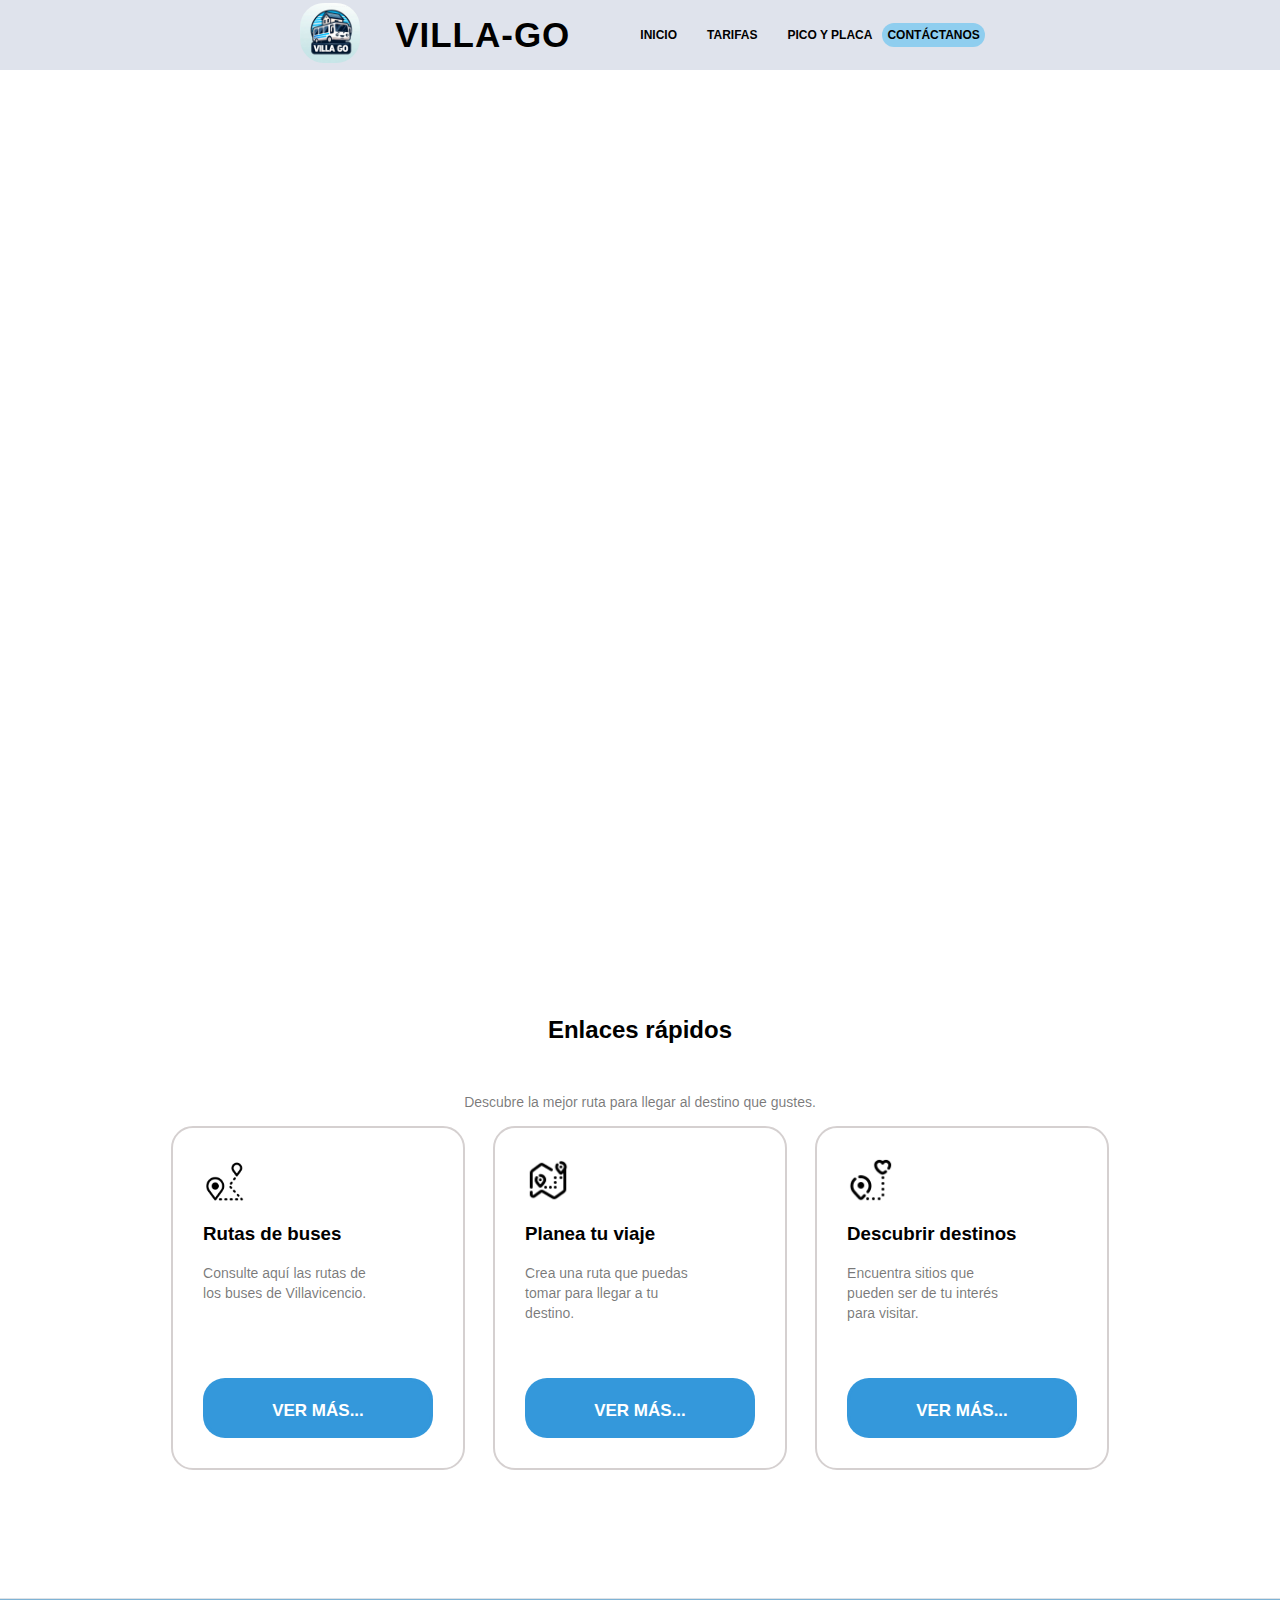
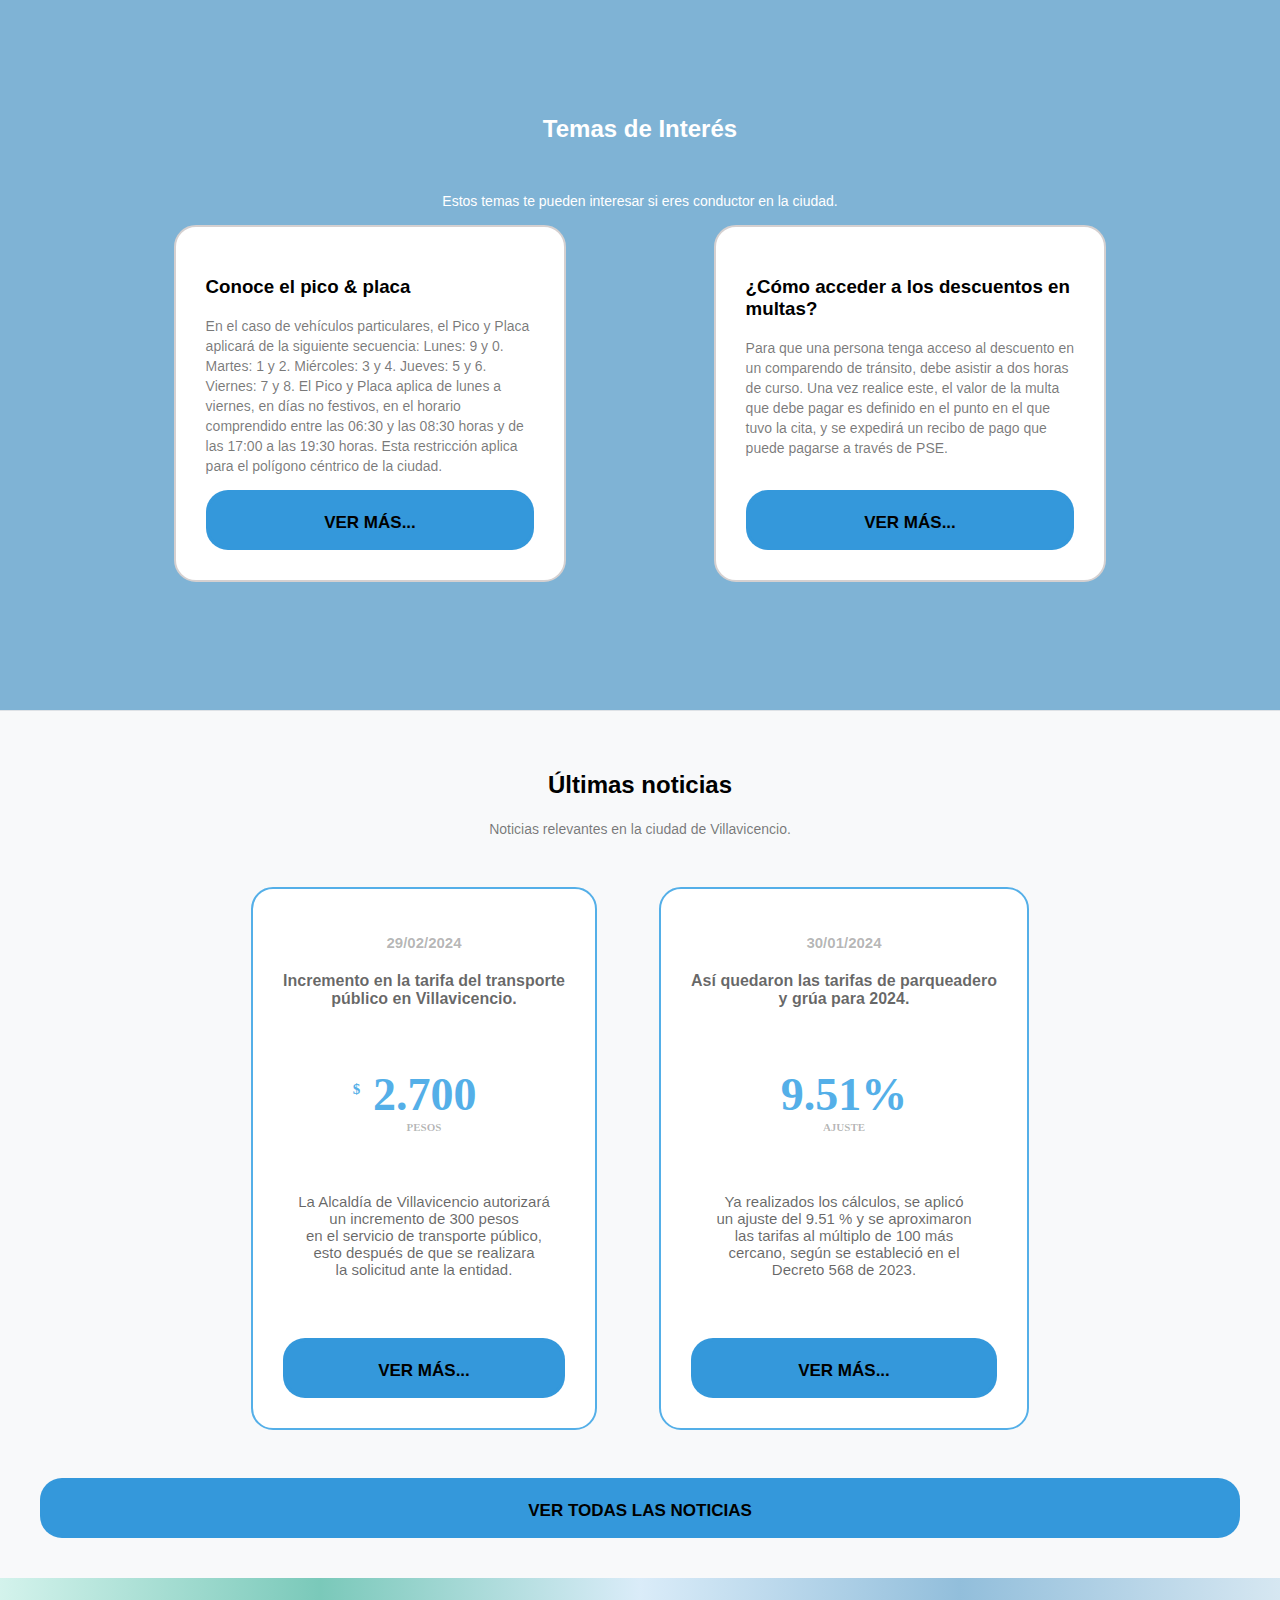
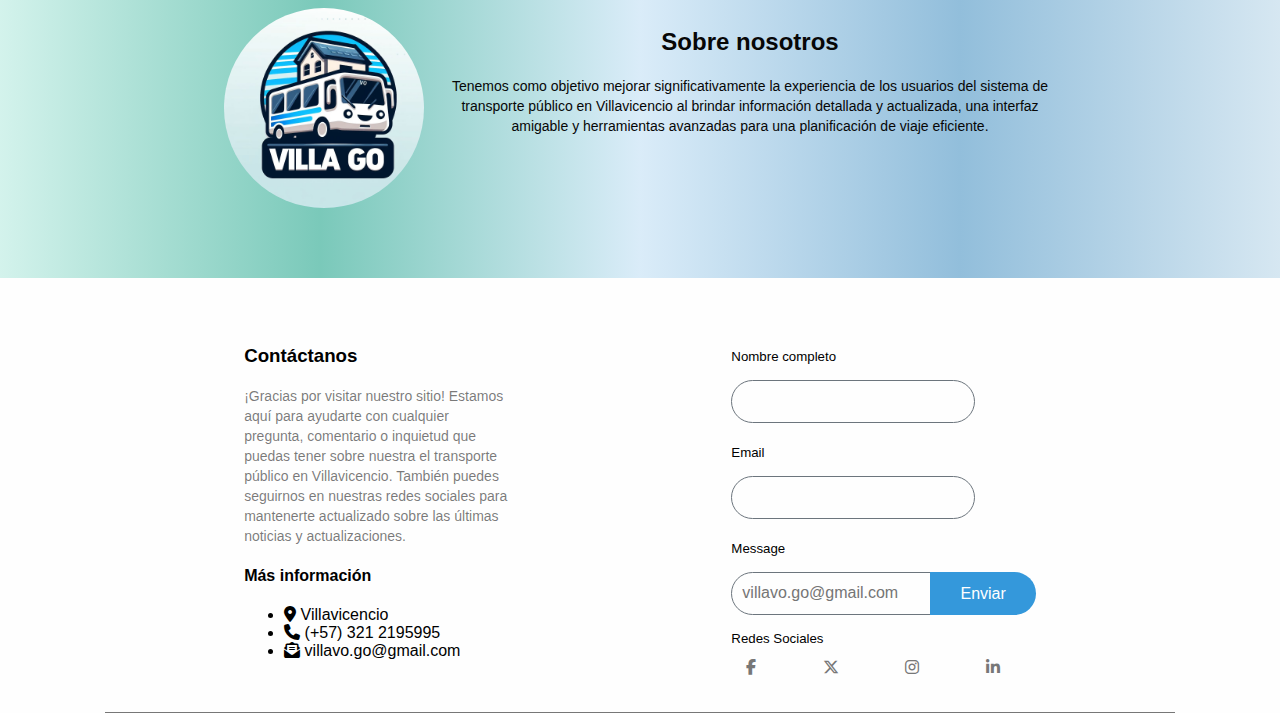
<file: index.html>
<!DOCTYPE html>
<html lang="en">

<head>
    <meta charset="UTF-8">
    <meta http-equiv="X-UA-Compatible" content="IE=edge">
    <meta name="viewport" content="width=device-width, initial-scale=1.0">
    <link rel="shortcut icon" href="imagenes/icono.ico">
    <title>VILLA-GO</title>

    <link rel="stylesheet" href="style.css">

    <link rel='stylesheet' href='https://cdnjs.cloudflare.com/ajax/libs/font-awesome/6.4.2/css/all.min.css'>

</head>

<body>
    <div class="navbar">
        <div class="imagenavbar-container">
            <img src="imagenes/icono.jpg" alt="Imagen de nuestra aplicación" class="circle-imagenavbar">
        </div>
        <a class="logo " href="#">VILLA-GO</a>
        <ul class="nav" data-aos="fade-up" data-aos-anchor-placement="bottom-bottom">
            <li><a href="index.html">Inicio</a></li>
            <li><a href="noticia1.html">Tarifas</a></li>
            <li><a href="PICO Y PLACA.html">Pico y Placa</a></li>
            <li><a href="#contacto" class="login">Contáctanos</a></li>
        </ul>
        <ul class="icono">
            <i class=" fas fa-bars"></i>
        </ul>

    </div>

    <!-- Seccion banner inicial -->

    <section class="banner-inicio" id="home">

    </section>


    <!-- seccion estrategia cards con iconos y descripcion -->

    <section class="estrategia">
        <div class="container" data-aos="zoom-out">
            <h2>Enlaces rápidos</h2>
            <p class="centro">Descubre la mejor ruta para llegar al destino que gustes.</p>
            <div class="flex">
                <div>
                    <div class="contenido-card" data-aos="fade-up">
                        <img
                            src="[data-uri]">
                        <div class="estrategia-card-right">
                            <h3>Rutas de buses</h3>
                            <p>Consulte aquí las rutas de los buses de Villavicencio.</p>
                        </div>
                        <div class="boton">
                            <button type="button"><a href="mapa/mapa.html">Ver más...</a></button>
                        </div>
                    </div>
                </div>

                <div>
                    <div class="contenido-card" data-aos="fade-up">
                        <img
                            src="[data-uri]">
                        <div class="estrategia-card-right">
                            <h3>Planea tu viaje</h3>
                            <p>Crea una ruta que puedas tomar para llegar a tu destino.</p>
                        </div>
                        <div class="boton">
                            <button type="button"><a href="mapa/mapa.html">Ver más...</a></button>
                        </div>
                    </div>
                </div>
                <div>
                    <div class="contenido-card" data-aos="fade-up">
                        <img
                            src="[data-uri]">
                        <div class="estrategia-card-right">
                            <h3>Descubrir destinos</h3>
                            <p>Encuentra sitios que pueden ser de tu interés para visitar.</p>
                        </div>
                        <div class="boton">
                            <button type="button"><a href="mapa/mapa.html">Ver más...</a></button>
                        </div>
                    </div>
                </div>
            </div>
        </div>
    </section>

    <!-- seccin estrategia parte2  -->

    <section class="estrategia estrategia2" data-aos="fade-right">
        <div class="container" data-aos="zoom-out-up">
            <h2 class="blanco">Temas de Interés
            </h2>
            <p class="centro blanco">Estos temas te pueden interesar si eres conductor en la ciudad.</p>
            <div class="flex2">
                <div>
                    <div class="contenido-card">
                        <div class="estrategia-card-right" data-aos="fade-right">
                            <h3>Conoce el pico & placa</h3>

                            <p>En el caso de vehículos particulares, el Pico y Placa aplicará de la siguiente secuencia:
                                Lunes: 9 y 0. Martes: 1 y 2. Miércoles: 3 y 4. Jueves: 5 y 6. Viernes: 7 y 8. El Pico y
                                Placa aplica de lunes a viernes, en días no festivos, en el horario comprendido entre
                                las 06:30 y las 08:30 horas y de las 17:00 a las 19:30 horas.
                                Esta restricción aplica para el polígono céntrico de la ciudad.</p>
                        </div>

                        <div class="boton">
                            <button type="button"><a href="PICO Y PLACA.html"> Ver más...</a></button>
                        </div>

                    </div>
                </div>
                <div>
                    <div class="contenido-card">
                        <div class="estrategia-card-right" data-aos="fade-left">
                            <h3>¿Cómo acceder a los descuentos en multas? </h3>

                            <p>Para que una persona tenga acceso al descuento en un comparendo de tránsito, debe asistir
                                a dos horas de curso.

                                Una vez realice este, el valor de la multa que debe pagar es definido en el punto en el
                                que tuvo la cita, y se expedirá un recibo de pago que puede pagarse a través de PSE.</p>
                        </div>
                        <div class="boton">
                            <button type="button"><a href="todasnoticias.html"> Ver más...</a></button>
                        </div>
                    </div>
                </div>
            </div>
        </div>
    </section>
    <!-- seccion precio card con descripcion de precio -->
    <section class="precio" data-aos="zoom-out-left">
        <h2 class="centro">Últimas noticias </h2>
        <p class="centro ">Noticias relevantes en la ciudad de Villavicencio. </p>
        <div class="wrapper-card">
            <div class="card" data-aos="flip-left">
                <div class="card-title">
                    <h3>29/02/2024</h3>
                    <h4>Incremento en la tarifa del transporte<br>público en Villavicencio.</h4>
                </div>
                <div class="card-price">
                    <h1>
                        <sup>&dollar;</sup>
                        2.700
                        <small>pesos</small>
                    </h1>
                </div>
                <div class="card-description">
                    <ul>
                        <li>La Alcaldía de Villavicencio autorizará <br>un incremento de 300 pesos<br>
                            en el servicio de transporte público,<br> esto después de que se realizara<br>
                            la solicitud ante la entidad.<br>
                        </li>
                    </ul>
                </div>
                <div class="boton">
                    <button type="button"><a href="noticia1.html"> Ver más...</a></button>
                </div>

            </div>
            <div class="card" data-aos="flip-right">
                <div class="card-title">
                    <h3>30/01/2024</h3>
                    <h4>Así quedaron las tarifas de parqueadero<br> y grúa para 2024.</h4>
                </div>
                <div class="card-price">
                    <h1>
                        9.51%
                        <small>Ajuste</small>
                    </h1>
                </div>
                <div class="card-description">
                    <ul>
                        <li>Ya realizados los cálculos, se aplicó<br>
                            un ajuste del 9.51 % y se aproximaron<br>
                            las tarifas al múltiplo de 100 más<br>
                            cercano, según se estableció en el<br>
                            Decreto 568 de 2023.</li>
                    </ul>
                </div>
                <div class="boton">
                    <button type="button"><a href="noticia2.html"> Ver más...</a></button>
                </div>
            </div>
        </div>
        <div class="boton">
            <button type="button"><a href="todasnoticias.html"> Ver todas las noticias</a></button>
        </div>

    </section>
    <!-- news letter -->

    <section class="about-area" id="about">
        <div class="text-part" data-aos="zoom-in">
            <div class="image-container">
                <img src="imagenes/icono.jpg" alt="Imagen de nuestra aplicación" class="circle-image">
            </div>
            <h2 class="negro centro"> Sobre nosotros</h2>
            <p class="negro centro"> Tenemos como objetivo mejorar significativamente la experiencia de los
                usuarios del sistema de transporte público en Villavicencio al brindar
                información detallada y actualizada, una interfaz amigable y herramientas avanzadas para
                una planificación de viaje eficiente.</p>
        </div>
    </section>

    <footer id="contacto">
        <div class="flex container">
            <div class="footer-about">

                <h3>Contáctanos </h3>
                <p>¡Gracias por visitar nuestro sitio! Estamos aquí para ayudarte con cualquier pregunta, comentario o
                    inquietud que puedas tener sobre nuestra el transporte público en Villavicencio.

                    También puedes seguirnos en nuestras redes sociales para mantenerte actualizado sobre las últimas
                    noticias y actualizaciones.</p>
                <h4>Más información</h4>
                <ul>
                    <li><i class="fas fa-map-marker-alt"> </i> Villavicencio</li>
                    <li><i class="fas fa-phone"></i> (+57) 321 2195995</li>
                    <li><i class="fas fa-envelope-open-text"></i> villavo.go@gmail.com</li>
                </ul>
            </div>

            <div class="footer-subscribe">
                <h5>Nombre completo</h5>
                <input type="text" name="fullname">
                <h5>Email </h5>
                <input type="email" name="email">
                <div id="subscribe-container">
                    <h5>Message</h5>
                    <input type="text" placeholder="villavo.go@gmail.com" />
                    <button class="right-rounded">Enviar</button>
                </div>

                <h5 class="follow-us">Redes Sociales</h5>
                <ul>
                    <li class="icon-RS"><a href="https://www.facebook.com/"><span class="fab fa-facebook-f"></span></a>
                    </li>
                    <li class="icon-RS"><a href="https://twitter.com/"><span class="fa-brands fa-x-twitter"></span></a>
                    </li>
                    <li class="icon-RS"><a href="https://www.instagram.com/"><span class="fab fa-instagram"></span></a>
                    </li>
                    <li class="icon-RS"><a href="https://www.linkedin.com/"><span class="fab fa-linkedin-in"></span></a>
                    </li>
                </ul>
            </div>
        </div>
    </footer>
    <script src="https://unpkg.com/aos@2.3.1/dist/aos.js"></script>
    <script>
        AOS.init();
    </script>
</body>

</html>
</file>
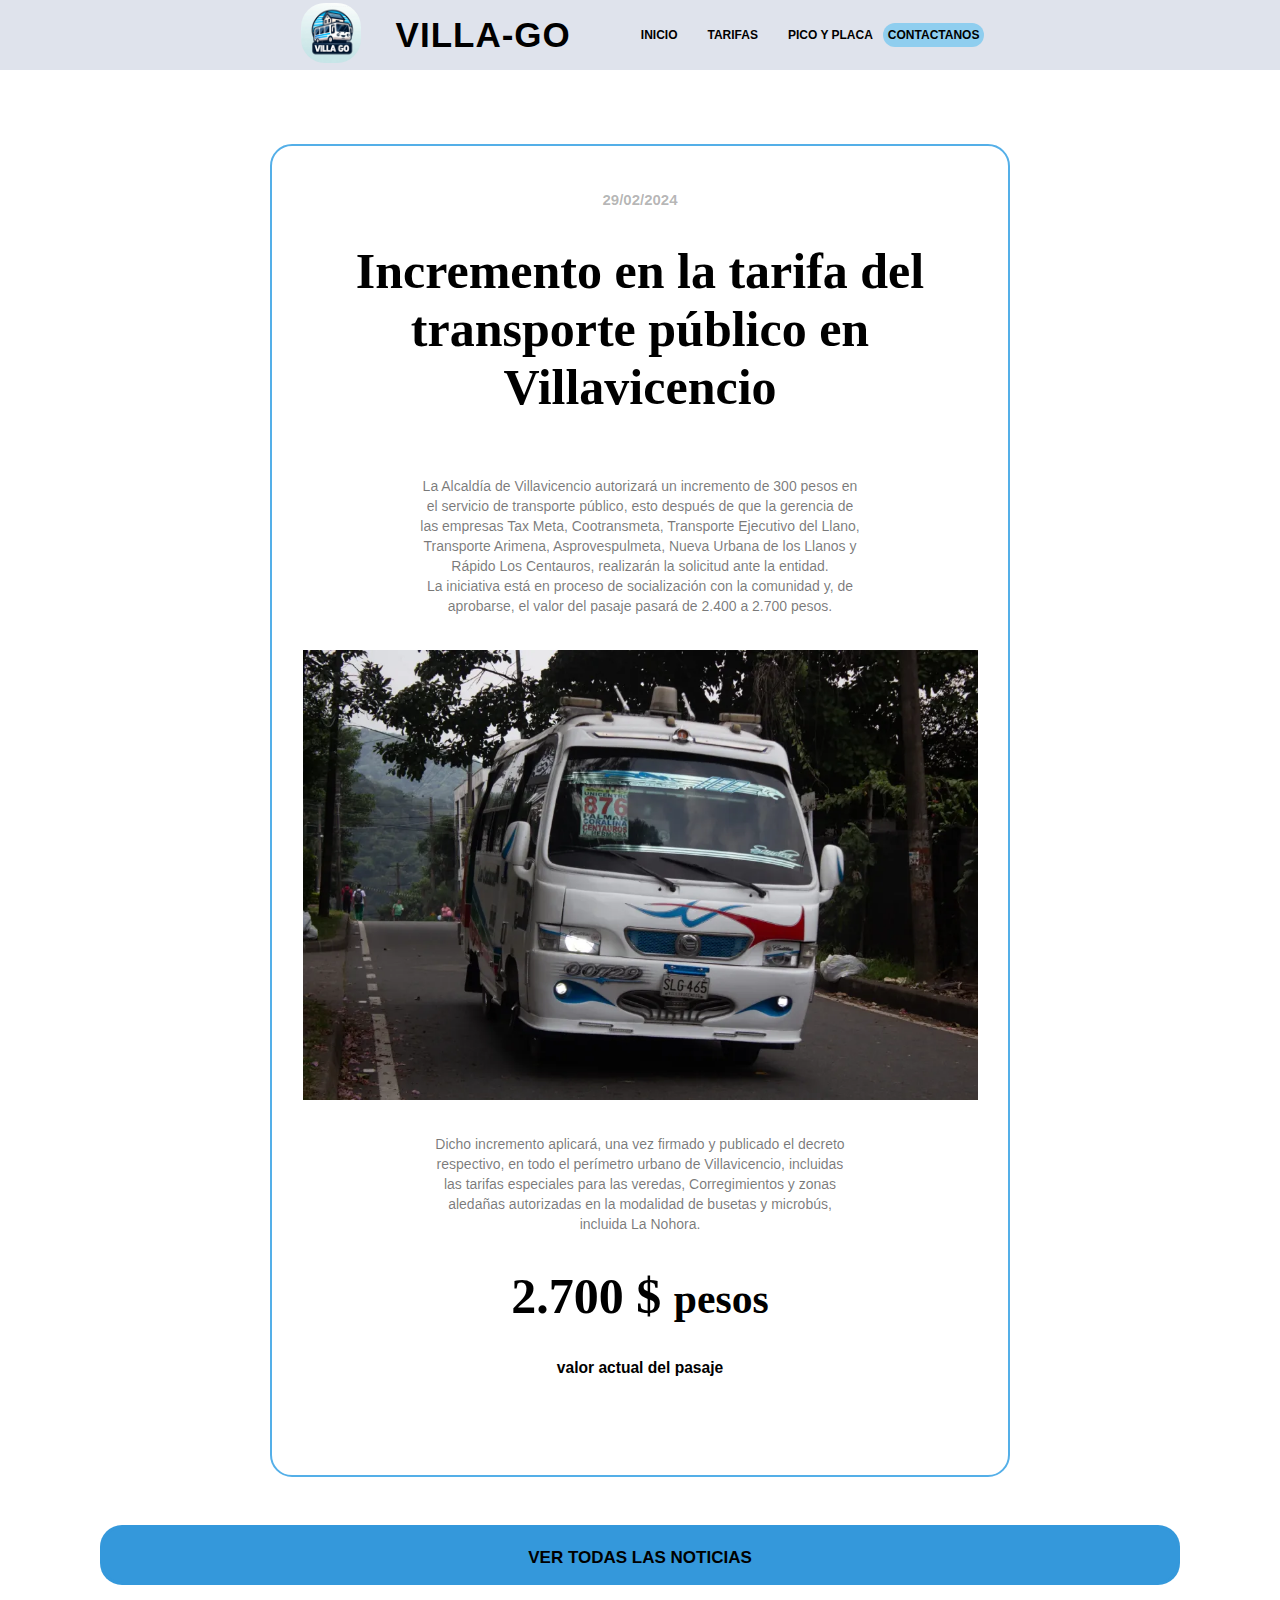
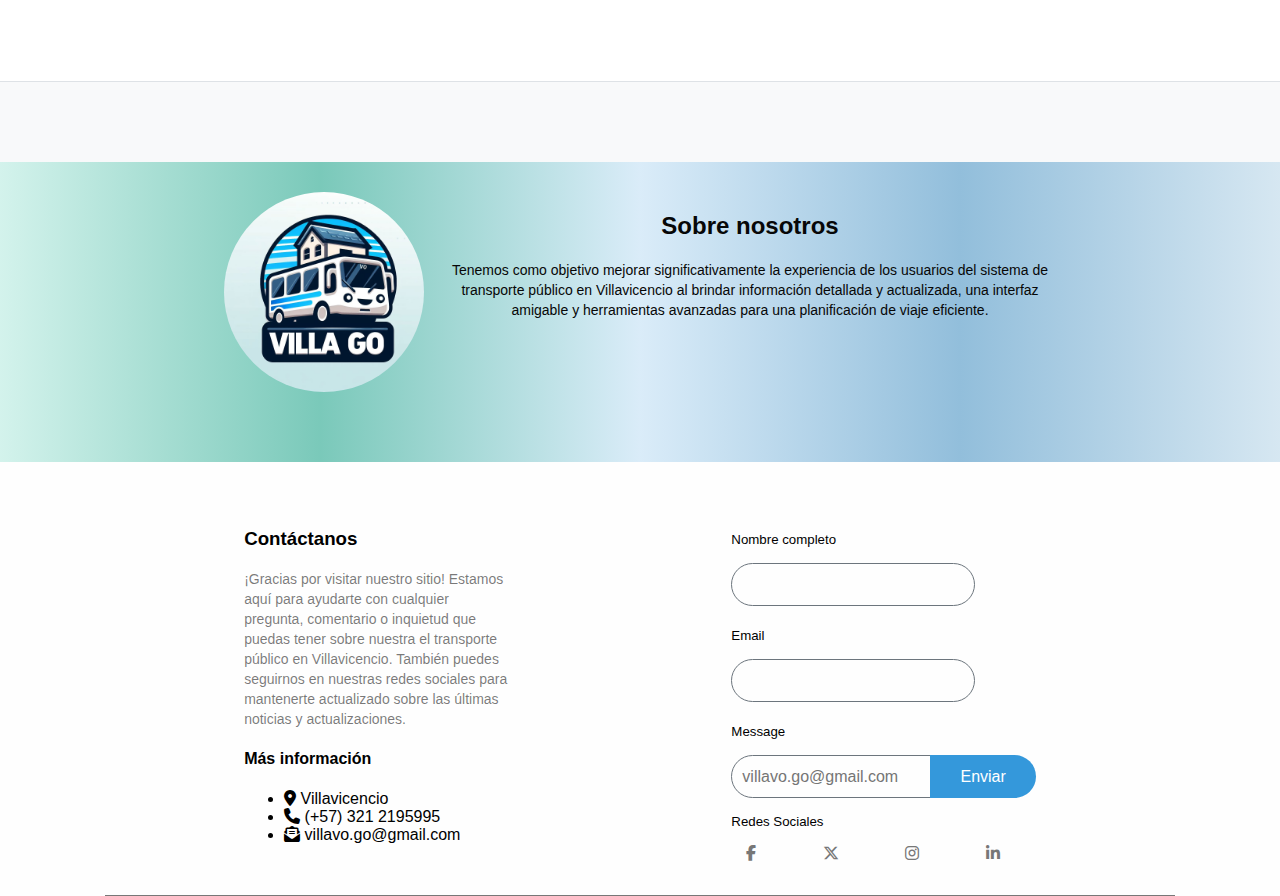
<file: noticia1.html>
<!DOCTYPE html>
<html lang="en">

<head>
    <meta charset="UTF-8">
    <meta http-equiv="X-UA-Compatible" content="IE=edge">
    <meta name="viewport" content="width=device-width, initial-scale=1.0">
    <link rel="shortcut icon" href="imagenes/icono.ico">
    <title>Noticia</title>
    <link rel="stylesheet" href="style.css">

    <link rel='stylesheet' href='https://cdnjs.cloudflare.com/ajax/libs/font-awesome/6.4.2/css/all.min.css'>
</head>

<body>
    <div class="navbar">
        <div class="imagenavbar-container">
            <img src="imagenes/icono.jpg" alt="Imagen de nuestra aplicación" class="circle-imagenavbar">
        </div>
        <a class="logo" href="#">VILLA-GO</a>
        <ul class="nav">
            <li><a href="index.html">Inicio</a></li>
            <li><a href="noticia1.html">Tarifas</a></li>
            <li><a href="PICO Y PLACA.html">Pico y Placa</a></li>
            <li><a href="#contacto" class="login">Contactanos</a></li>
        </ul>
        <ul class="icono">
            <i class=" fas fa-bars"></i>
        </ul>
        
    </div>
    <!-- seccion estrategia cards con iconos y descripcion -->
    <section class="estrategia">
        <div class="container">
            <div class="wrapper-card">
                <div class="card">
                    <div class="card-title">
                        <h3>29/02/2024</h3>
                        <h1>Incremento en la tarifa del transporte público en Villavicencio</h1>
                    </div>
                    <div class="card-price">
                    </div>
                    <div class="card-description">
                        <ul>
                            <p class="centro">
                                La Alcaldía de Villavicencio autorizará un incremento de 300 pesos en <br> 
                                el servicio de transporte público, esto después de que la gerencia de <br>
                                las empresas Tax Meta, Cootransmeta, Transporte Ejecutivo del Llano, <br>
                                Transporte Arimena, Asprovespulmeta, Nueva Urbana de los Llanos y<br>
                                Rápido Los Centauros, realizarán la solicitud ante la entidad.<br>
                
                                La iniciativa está en proceso de socialización con la comunidad y, de<br>
                                aprobarse, el valor del pasaje pasará de 2.400 a 2.700 pesos.<br><br></p>

                                
                                <section  class="banner-noticia1" id="noticia1">
                                </section>
                                <p class="centro">
                                    <br>
                                    Dicho incremento aplicará, una vez firmado y publicado el decreto  <br>
                                    respectivo, en todo el perímetro urbano de Villavicencio, incluidas<br>
                                    las tarifas especiales  para las veredas, Corregimientos y zonas <br> 
                                    aledañas autorizadas en la modalidad de busetas y microbús, <br> 
                                    incluida La Nohora.</p>
                                    <h1>
                                        2.700 &dollar;
                                        <small>pesos</small>
                                    </h1>
                                    <h3>
                                        <sup> valor actual del pasaje </sup>
                                    </h3>
                        </ul>
                    </div>
                </div>
            </div>
            <div class="boton">
                <button type="button" class="centro" ><a href="todasnoticias.html" > Ver todas las noticias</a></button>
            </div>       
            
        </div>
    </section>    
<!-- news letter -->
<section class="precio">
</section>

<!-- news letter -->

<section class="about-area" id="about">
    <div class="text-part">
        <div class="image-container">
            <img src="imagenes/icono.jpg" alt="Imagen de nuestra aplicación" class="circle-image">
        </div>
        <h2 class="negro centro"> Sobre nosotros</h2>
        <p class="negro centro"> Tenemos como objetivo mejorar significativamente la experiencia de los 
            usuarios del sistema de transporte público en Villavicencio al brindar 
            información detallada y actualizada, una interfaz amigable y herramientas avanzadas para 
            una planificación de viaje eficiente.</p>
    </div>
</section>

    <footer id ="contacto">
        <div class="flex container">
            <div class="footer-about">
                
                <h3>Contáctanos   </h3>
                <p>¡Gracias por visitar nuestro sitio! Estamos aquí para ayudarte con cualquier pregunta, comentario o inquietud que puedas tener sobre nuestra el transporte público en Villavicencio.

                    También puedes seguirnos en nuestras redes sociales para mantenerte actualizado sobre las últimas noticias y actualizaciones.</p>
                    <h4>Más información</h4>
                    <ul>
                        <li><i class="fas fa-map-marker-alt">   </i> Villavicencio</li>
                        <li><i class="fas fa-phone"></i> (+57) 321 2195995</li>
                        <li><i class="fas fa-envelope-open-text"></i> villavo.go@gmail.com</li>
                    </ul>
            </div>

            <div class="footer-subscribe" >
                <h5>Nombre completo</h5>
                <input type="text" name="fullname">
                <h5>Email </h5>
                <input type="email" name="email">
                <div id="subscribe-container">
                    <h5>Message</h5>
                    <input type="text" placeholder="villavo.go@gmail.com" />
                    <button class="right-rounded">Enviar</button>
                </div>

                <h5 class="follow-us" >Redes Sociales</h5>
                <ul>
                    <li><a href="https://www.facebook.com/edwarsantiago123?mibextid=ZbWKwL"><span class="fab fa-facebook-f"></span></a></li>
                    <li><a href="https://twitter.com/petrogustavo?s=09"><span class="fa-brands fa-x-twitter"></span></a></li>
                    <li><a href="https://www.instagram.com/andresnimisica?igsh=MXc4YzF1M2ZhcmZnbg=="><span class="fab fa-instagram"></span></a></li>
                    <li><a href="https://www.linkedin.com/"><span class="fab fa-linkedin-in"></span></a></li>
                </ul>
            </div>
        </div>
    </footer>
</body>

</html>
</file>
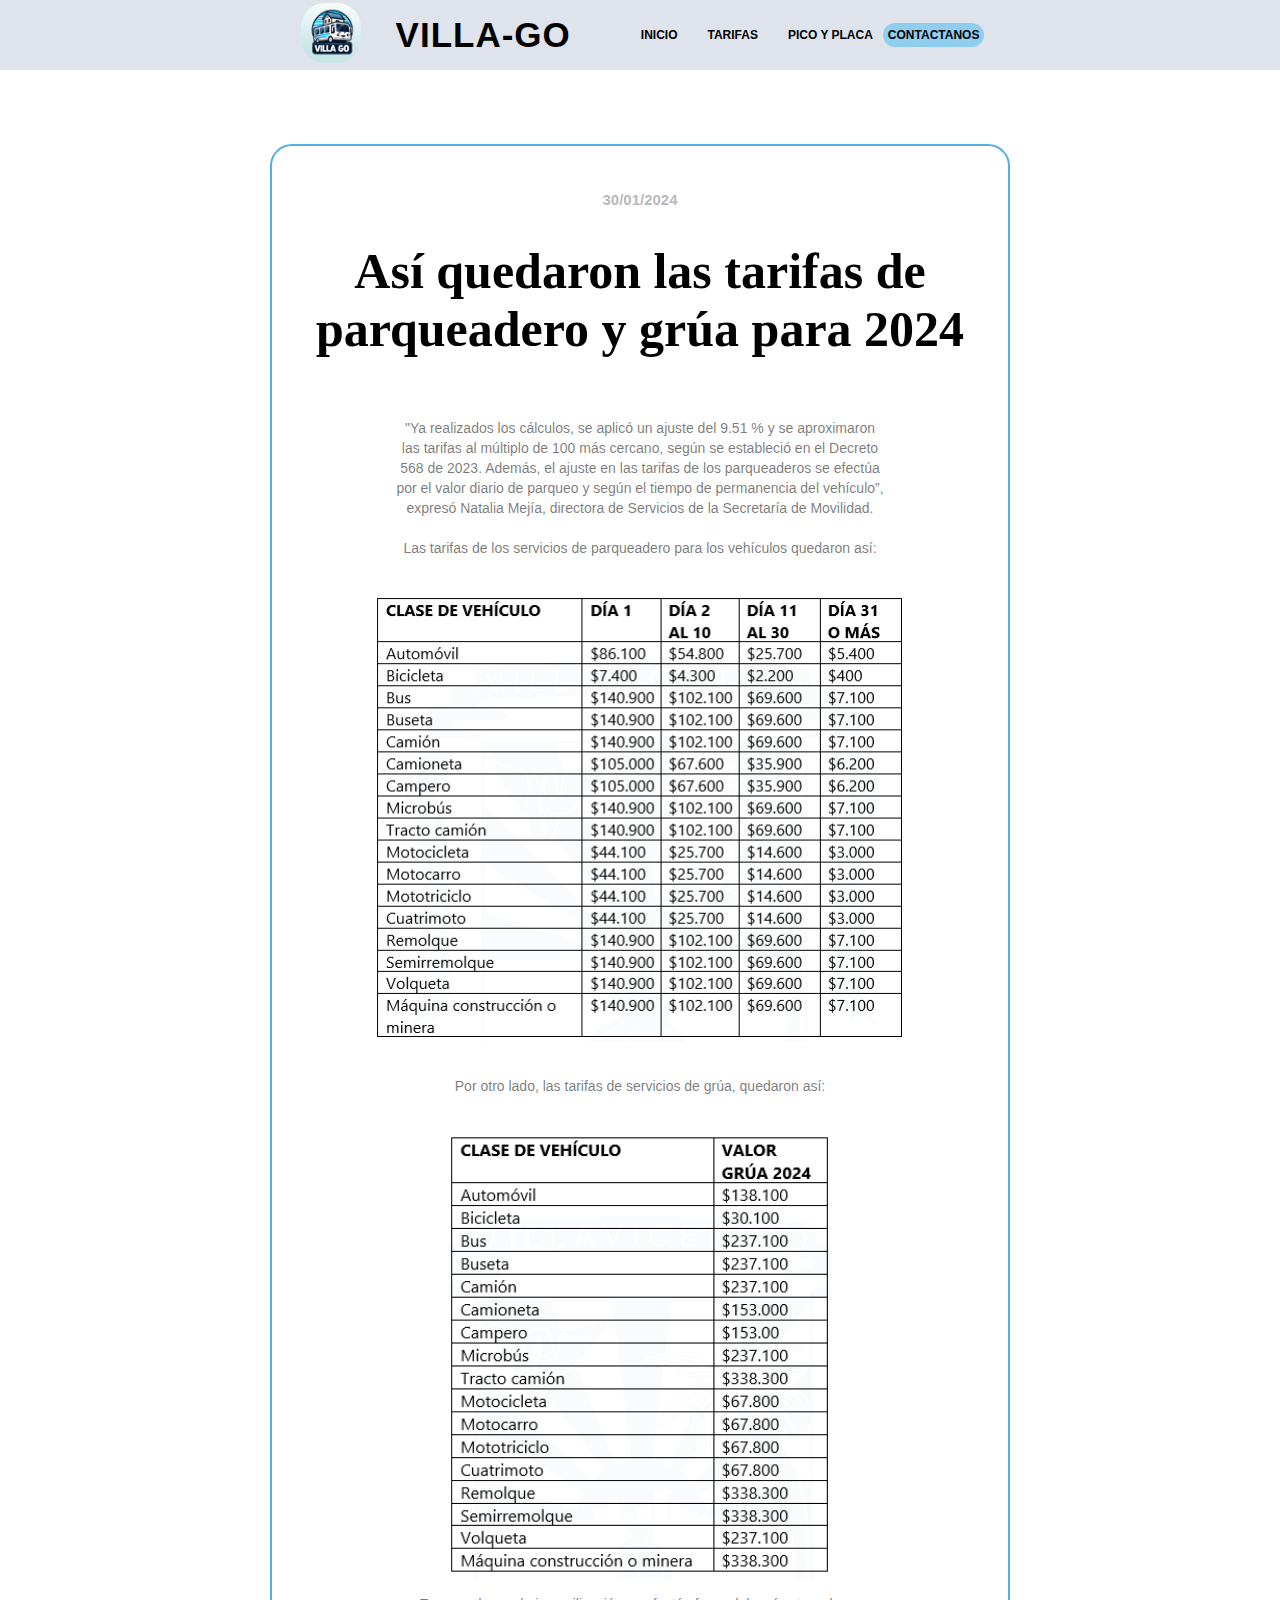
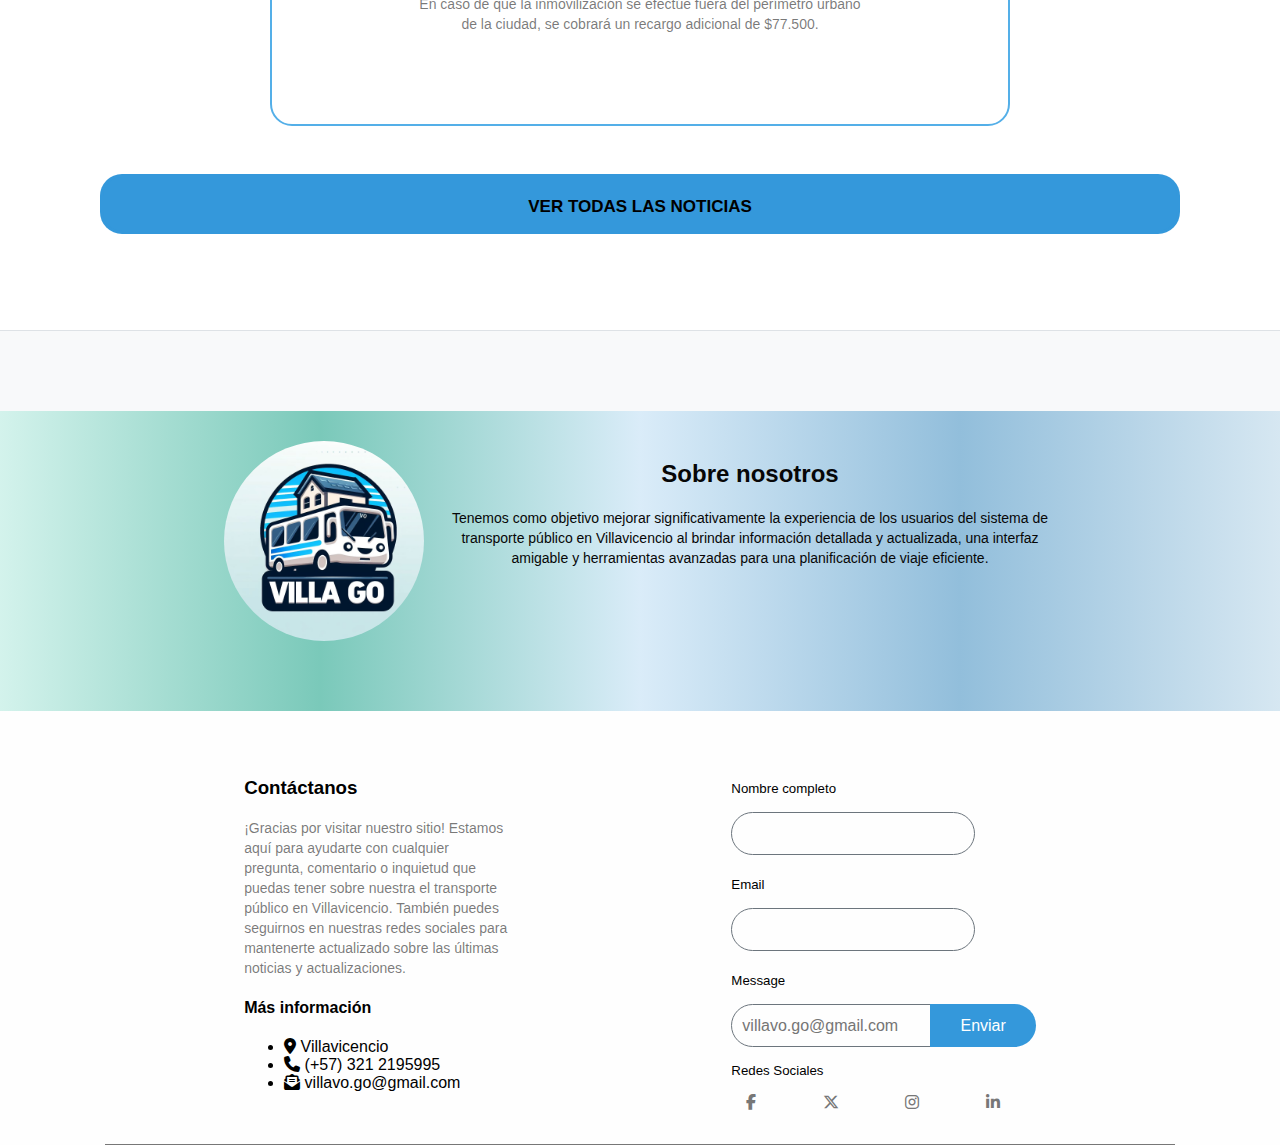
<file: noticia2.html>
<!DOCTYPE html>
<html lang="en">

<head>
    <meta charset="UTF-8">
    <meta http-equiv="X-UA-Compatible" content="IE=edge">
    <meta name="viewport" content="width=device-width, initial-scale=1.0">
    <link rel="shortcut icon" href="imagenes/icono.ico">
    <title>Noticia</title>
    <link rel="stylesheet" href="style.css">
    
<link rel='stylesheet' href='https://cdnjs.cloudflare.com/ajax/libs/font-awesome/6.4.2/css/all.min.css'>
</head>

<body>
    <div class="navbar">
        <div class="imagenavbar-container">
            <img src="imagenes/icono.jpg" alt="Imagen de nuestra aplicación" class="circle-imagenavbar">
        </div>
        <a class="logo" href="#">VILLA-GO</a>
        <ul class="nav">
            <li><a href="index.html">Inicio</a></li>
            <li><a href="noticia1.html">Tarifas</a></li>
            <li><a href="PICO Y PLACA.html">Pico y Placa</a></li>
            <li><a href="#contacto" class="login">Contactanos</a></li>
        </ul>
        <ul class="icono">
            <i class=" fas fa-bars"></i>
        </ul>
        
    </div>
    <!-- seccion estrategia cards con iconos y descripcion -->
    <section class="estrategia">
        <div class="container">
            <div class="wrapper-card">
                <div class="card">
                    <div class="card-title">
                        <h3>30/01/2024</h3>
                        <h1>Así quedaron las tarifas de parqueadero y grúa para 2024</h1>
                    </div>
                    <div class="card-price">
                    </div>
                    <div class="card-description">
                        <ul>
                            <p class="centro">

                                "Ya realizados los cálculos, se aplicó un ajuste del 9.51 % y se aproximaron<br>
                                las tarifas al múltiplo de 100 más cercano, según se estableció en el Decreto<br> 
                                568 de 2023. Además, el ajuste en las tarifas de los parqueaderos se efectúa <br>
                                por el valor diario de parqueo y según el tiempo de permanencia del vehículo”, <br>
                                expresó Natalia Mejía, directora de Servicios de la Secretaría de Movilidad. <br><br>

                                Las tarifas de los servicios de parqueadero para los vehículos quedaron así:<br><br> </p>
                                
                                <section  class="banner-noticia2" id="noticia2">
                                </section>
                                <p class="centro">
                                    <br>
                                    Por otro lado, las tarifas de servicios de grúa, quedaron así: <br><br> </p>

                                    <section  class="banner-noticia2-1" id="noticia2.1">
                                    </section>   
                                <p class="centro">
                                    En caso de que la inmovilización se efectúe fuera del perímetro urbano <br>
                                    de la ciudad, se cobrará un recargo adicional de $77.500.</p>
                        </ul>
                    </div>
                </div>
            </div>
            <div class="boton">
                <button type="button" class="centro" ><a href="todasnoticias.html" > Ver todas las noticias</a></button>
            </div>       
            
        </div>
    </section>    
<!-- news letter -->
<section class="precio">

</section>
<!-- news letter -->

<section class="about-area" id="about">
    <div class="text-part">
        <div class="image-container">
            <img src="imagenes/icono.jpg" alt="Imagen de nuestra aplicación" class="circle-image">
        </div>
        <h2 class="negro centro"> Sobre nosotros</h2>
        <p class="negro centro"> Tenemos como objetivo mejorar significativamente la experiencia de los 
            usuarios del sistema de transporte público en Villavicencio al brindar 
            información detallada y actualizada, una interfaz amigable y herramientas avanzadas para 
            una planificación de viaje eficiente.</p>
    </div>
</section>

    <footer id ="contacto">
        <div class="flex container">
            <div class="footer-about">
                
                <h3>Contáctanos   </h3>
                <p>¡Gracias por visitar nuestro sitio! Estamos aquí para ayudarte con cualquier pregunta, comentario o inquietud que puedas tener sobre nuestra el transporte público en Villavicencio.

                    También puedes seguirnos en nuestras redes sociales para mantenerte actualizado sobre las últimas noticias y actualizaciones.</p>
                    <h4>Más información</h4>
                    <ul>
                        <li><i class="fas fa-map-marker-alt">   </i> Villavicencio</li>
                        <li><i class="fas fa-phone"></i> (+57) 321 2195995</li>
                        <li><i class="fas fa-envelope-open-text"></i> villavo.go@gmail.com</li>
                    </ul>
            </div>

            <div class="footer-subscribe" >
                <h5>Nombre completo</h5>
                <input type="text" name="fullname">
                <h5>Email </h5>
                <input type="email" name="email">
                <div id="subscribe-container">
                    <h5>Message</h5>
                    <input type="text" placeholder="villavo.go@gmail.com" />
                    <button class="right-rounded">Enviar</button>
                </div>

                <h5 class="follow-us" >Redes Sociales</h5>
                <ul>
                    <li><a href="https://www.facebook.com/edwarsantiago123?mibextid=ZbWKwL"><span class="fab fa-facebook-f"></span></a></li>
                    <li><a href="https://twitter.com/petrogustavo?s=09"><span class="fa-brands fa-x-twitter"></span></a></li>
                    <li><a href="https://www.instagram.com/andresnimisica?igsh=MXc4YzF1M2ZhcmZnbg=="><span class="fab fa-instagram"></span></a></li>
                    <li><a href="https://www.linkedin.com/"><span class="fab fa-linkedin-in"></span></a></li>
                </ul>
            </div>
        </div>
    </footer>
</body>

</html>
</file>
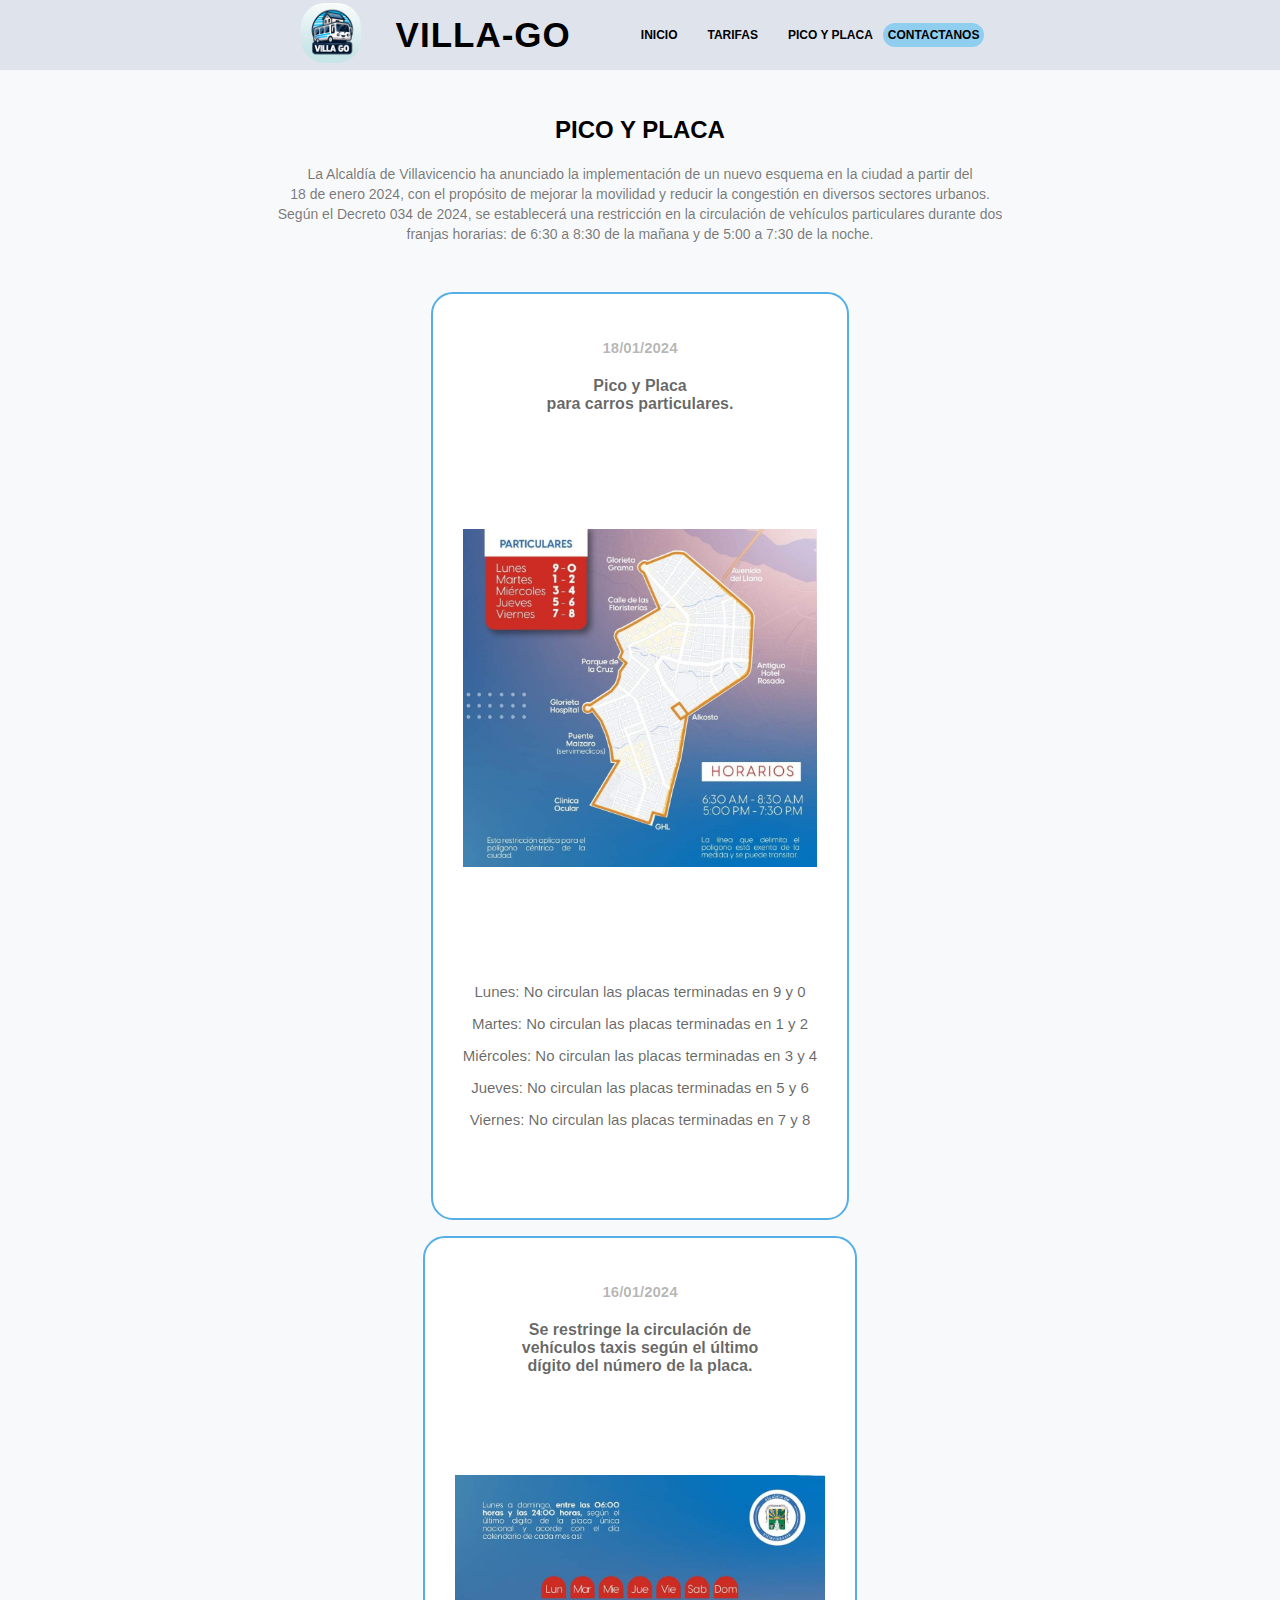
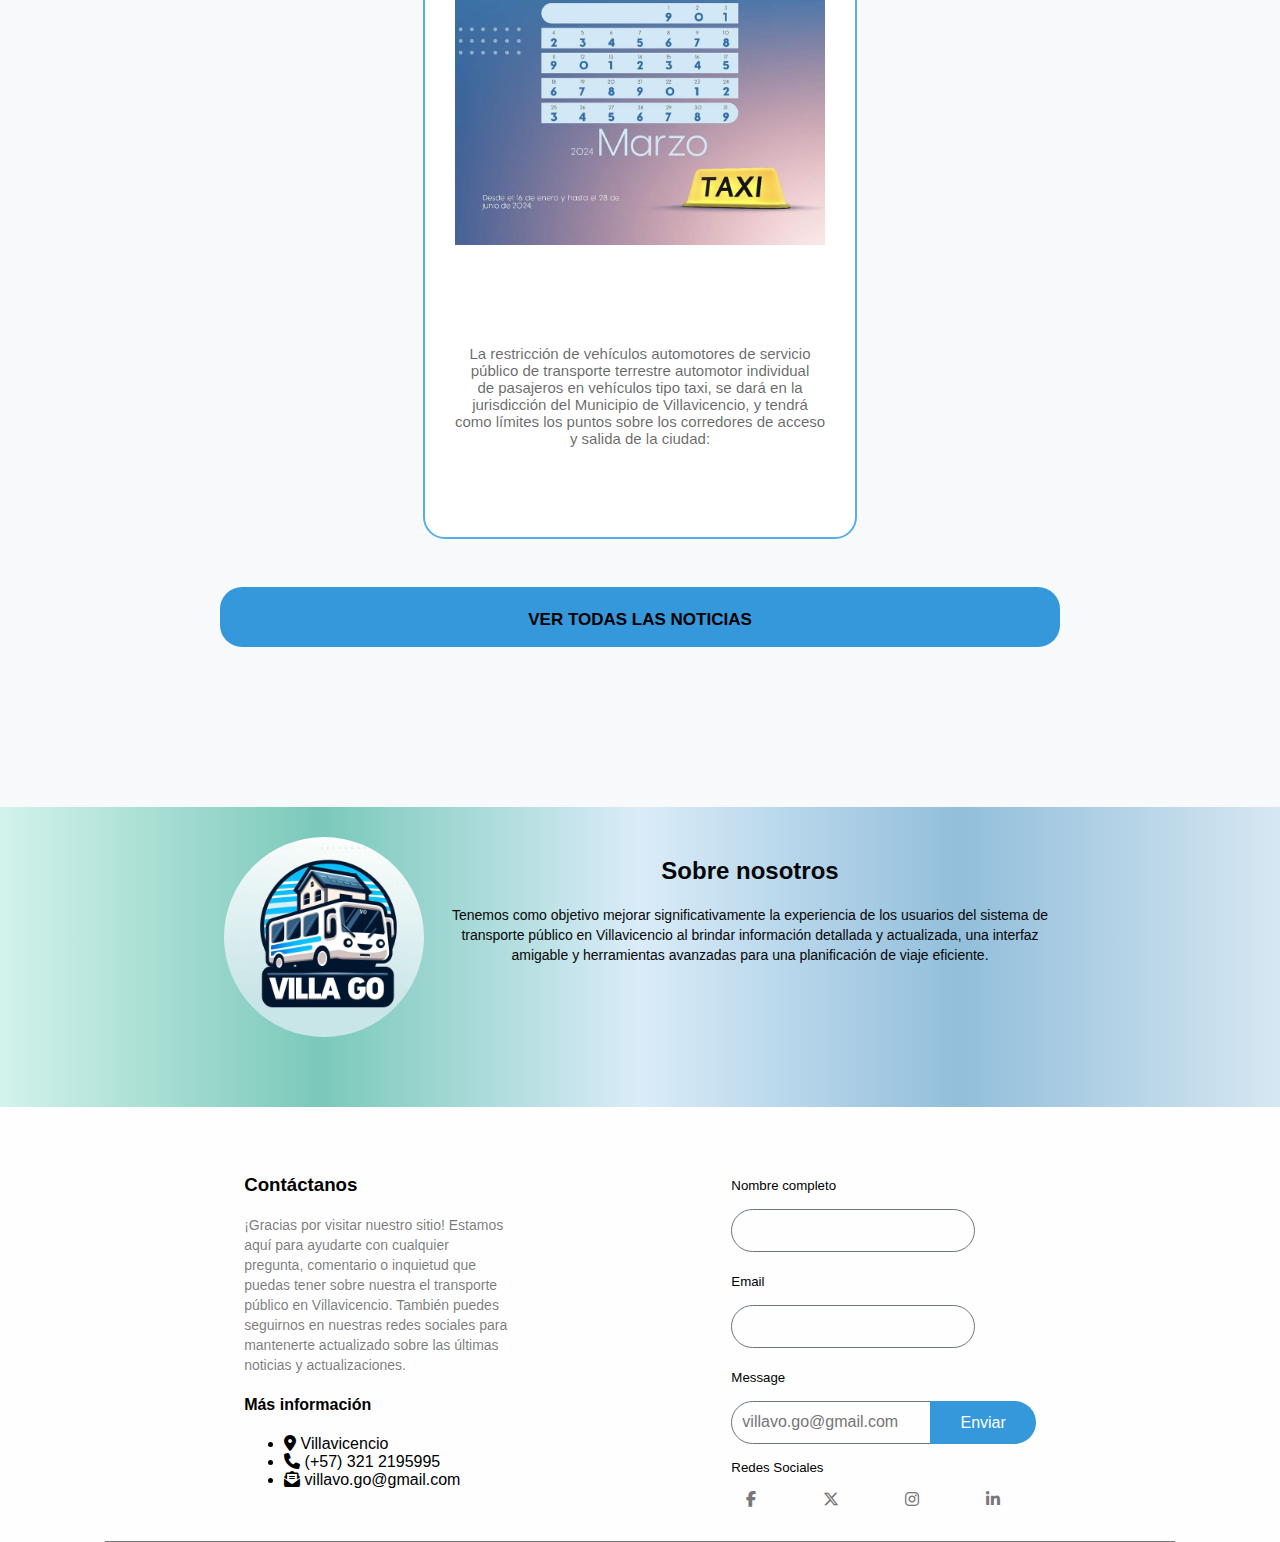
<file: PICO Y PLACA.html>
<!DOCTYPE html>
<html lang="en">

<head>
    <meta charset="UTF-8">
    <meta http-equiv="X-UA-Compatible" content="IE=edge">
    <meta name="viewport" content="width=device-width, initial-scale=1.0">
    <link rel="shortcut icon" href="imagenes/icono.ico">
    <title>Noticia</title>
    <link rel="stylesheet" href="style.css">

    <link rel='stylesheet' href='https://cdnjs.cloudflare.com/ajax/libs/font-awesome/6.4.2/css/all.min.css'>
</head>

<body>
    <div class="navbar">
        <div class="imagenavbar-container">
            <img src="imagenes/icono.jpg" alt="Imagen de nuestra aplicación" class="circle-imagenavbar">
        </div>
        <a class="logo " href="#">VILLA-GO</a>
        <ul class="nav">
            <li><a href="index.html">Inicio</a></li>
            <li><a href="noticia1.html">Tarifas</a></li>
            <li><a href="PICO Y PLACA.html">Pico y Placa</a></li>
            <li><a href="#contacto" class="login">Contactanos</a></li>
        </ul>
        <ul class="icono">
            <i class=" fas fa-bars"></i>
        </ul>

    </div>
    <!-- seccion estrategia cards con iconos y descripcion -->
    <section class="precio">
        <h2 class="centro"><br><br>PICO Y PLACA </h2>
        <p class="centro ">La Alcaldía de Villavicencio ha anunciado la implementación de un nuevo esquema en la ciudad
            a partir del<br>
            18 de enero 2024, con el propósito de mejorar la movilidad y reducir la congestión en diversos sectores
            urbanos.
            <br>
            Según el Decreto 034 de 2024, se establecerá una restricción en la circulación de vehículos particulares
            durante dos <br>
            franjas horarias: de 6:30 a 8:30 de la mañana y de 5:00 a 7:30 de la noche.
        </p>
        <div class="wrapper-card">
            <div class="card">
                <div class="card-title">
                    <h3>18/01/2024</h3>
                    <h4>Pico y Placa <br>para carros particulares.</h4>
                </div>
                <div class="card-price">
                    <section class="banner-picoyplacaparticulares" id="picoyplacaparticulares">
                    </section>
                </div>
                <div class="card-description">
                    <ul>
                        <li>Lunes: No circulan las placas terminadas en 9 y 0</li>

                        <li>Martes: No circulan las placas terminadas en 1 y 2</li>

                        <li>Miércoles: No circulan las placas terminadas en 3 y 4</li>

                        <li>Jueves: No circulan las placas terminadas en 5 y 6</li>

                        <li>Viernes: No circulan las placas terminadas en 7 y 8</li>
                    </ul>
                </div>
            </div>
            <div class="card">
                <div class="card-title">
                    <h3>16/01/2024</h3>
                    <h4>Se restringe la circulación de <br>
                        vehículos taxis según el último<br>
                        dígito del número de la placa.</h4>
                </div>
                <div class="card-price">
                    <section class="banner-picoyplacataxis" id="picoyplacataxis">
                    </section>
                </div>
                <div class="card-description">
                    <ul>
                        <li>La restricción de vehículos automotores de servicio<br>
                            público de transporte terrestre automotor individual<br>
                            de pasajeros en vehículos tipo taxi, se dará en la<br>
                            jurisdicción del Municipio de Villavicencio, y tendrá<br>
                            como límites los puntos sobre los corredores de acceso<br>
                            y salida de la ciudad:<br></li>
                    </ul>
                </div>
            </div>

        </div>
        <div class="boton wrapper-card">
            <button type="button" class="centro"><a href="todasnoticias.html"> Ver todas las noticias</a></button>
        </div>
    </section>
    <!-- news letter -->
    <section class="precio">

    </section>
    <!-- news letter -->

    <section class="about-area" id="about">
        <div class="text-part">
            <div class="image-container">
                <img src="imagenes/icono.jpg" alt="Imagen de nuestra aplicación" class="circle-image">
            </div>
            <h2 class="negro centro"> Sobre nosotros</h2>
            <p class="negro centro"> Tenemos como objetivo mejorar significativamente la experiencia de los
                usuarios del sistema de transporte público en Villavicencio al brindar
                información detallada y actualizada, una interfaz amigable y herramientas avanzadas para
                una planificación de viaje eficiente.</p>
        </div>
    </section>

    <footer id="contacto">
        <div class="flex container">
            <div class="footer-about">

                <h3>Contáctanos </h3>
                <p>¡Gracias por visitar nuestro sitio! Estamos aquí para ayudarte con cualquier pregunta, comentario o
                    inquietud que puedas tener sobre nuestra el transporte público en Villavicencio.

                    También puedes seguirnos en nuestras redes sociales para mantenerte actualizado sobre las últimas
                    noticias y actualizaciones.</p>
                <h4>Más información</h4>
                <ul>
                    <li><i class="fas fa-map-marker-alt"> </i> Villavicencio</li>
                    <li><i class="fas fa-phone"></i> (+57) 321 2195995</li>
                    <li><i class="fas fa-envelope-open-text"></i> villavo.go@gmail.com</li>
                </ul>
            </div>

            <div class="footer-subscribe">
                <h5>Nombre completo</h5>
                <input type="text" name="fullname">
                <h5>Email </h5>
                <input type="email" name="email">
                <div id="subscribe-container">
                    <h5>Message</h5>
                    <input type="text" placeholder="villavo.go@gmail.com" />
                    <button class="right-rounded">Enviar</button>
                </div>

                <h5 class="follow-us">Redes Sociales</h5>
                <ul>
                    <li><a href="https://www.facebook.com/edwarsantiago123?mibextid=ZbWKwL"><span
                                class="fab fa-facebook-f"></span></a></li>
                    <li><a href="https://twitter.com/petrogustavo?s=09"><span class="fa-brands fa-x-twitter"></span></a>
                    </li>
                    <li><a href="https://www.instagram.com/andresnimisica?igsh=MXc4YzF1M2ZhcmZnbg=="><span
                                class="fab fa-instagram"></span></a></li>
                    <li><a href="https://www.linkedin.com/"><span class="fab fa-linkedin-in"></span></a></li>
                </ul>
            </div>
        </div>
    </footer>
</body>

</html>
</file>
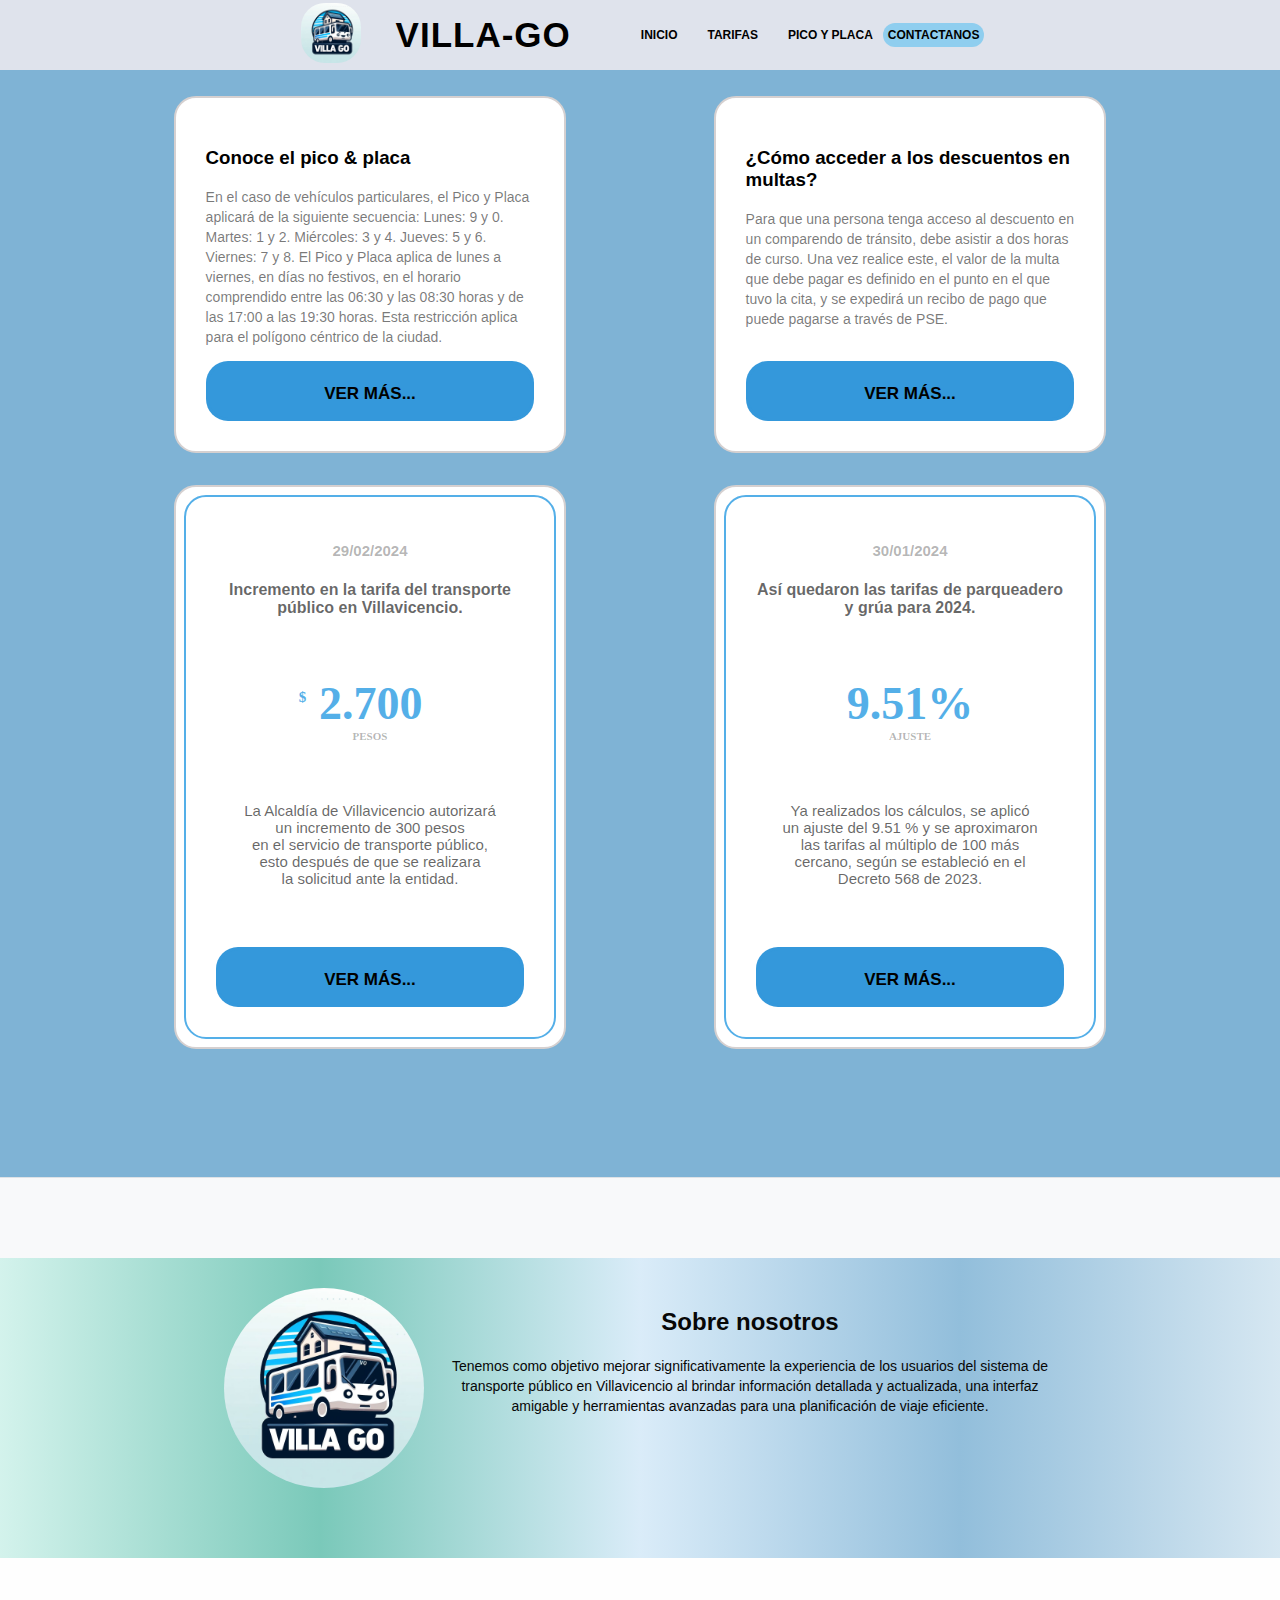
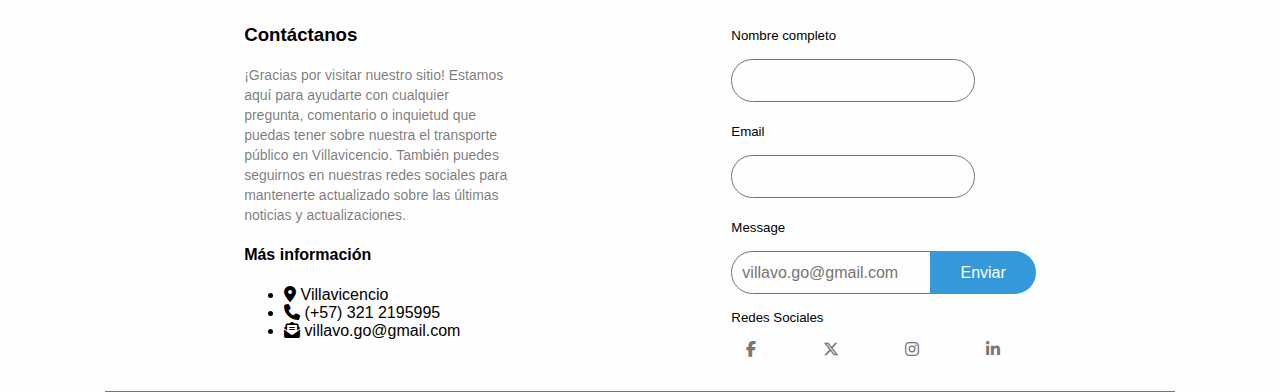
<file: todasnoticias.html>
<!DOCTYPE html>
<html lang="en">

<head>
    <meta charset="UTF-8">
    <meta http-equiv="X-UA-Compatible" content="IE=edge">
    <meta name="viewport" content="width=device-width, initial-scale=1.0">
    <link rel="shortcut icon" href="imagenes/icono.ico">
    <title>Noticias</title>
    <link rel="stylesheet" href="style.css">
    
<link rel='stylesheet' href='https://cdnjs.cloudflare.com/ajax/libs/font-awesome/6.4.2/css/all.min.css'>
</head>

<body>
    <div class="navbar">
        <div class="imagenavbar-container">
            <img src="imagenes/icono.jpg" alt="Imagen de nuestra aplicación" class="circle-imagenavbar">
        </div>
        <a class="logo" href="#">VILLA-GO</a>
        <ul class="nav">
            <li><a href="index.html">Inicio</a></li>
            <li><a href="noticia1.html">Tarifas</a></li>
            <li><a href="PICO Y PLACA.html">Pico y Placa</a></li>
            <li><a href="#contacto" class="login">Contactanos</a></li>
        </ul>
        <ul class="icono">
            <i class=" fas fa-bars"></i>
        </ul>
        
    </div>
    <!-- seccion estrategia cards con iconos y descripcion -->
    <section class="estrategia estrategia2" data-aos="fade-right">
        <div class="container" data-aos="zoom-out-up">
            <div class="flex2">
                <div>
                    <div class="contenido-card">
                        <div class="estrategia-card-right" data-aos="fade-right">
                            <h3>Conoce el pico & placa</h3>

                            <p>En el caso de vehículos particulares, el Pico y Placa aplicará de la siguiente secuencia: Lunes: 9 y 0. Martes: 1 y 2. Miércoles: 3 y 4. Jueves: 5 y 6. Viernes: 7 y 8. El Pico y Placa aplica de lunes a viernes, en días no festivos, en el horario comprendido entre las 06:30 y las 08:30 horas y de las 17:00 a las 19:30 horas.
                                Esta restricción aplica para el polígono céntrico de la ciudad.</p>
                        </div>

                        <div class="boton">
                            <button type="button" ><a href="PICO Y PLACA.html" > Ver más...</a></button>
                        </div>

                    </div>
                </div>
                <div>
                    <div class="contenido-card">
                        <div class="estrategia-card-right" data-aos="fade-left">
                            <h3>¿Cómo acceder a los descuentos en multas? </h3>

                            <p>Para que una persona tenga acceso al descuento en un comparendo de tránsito, debe asistir a dos horas de curso.

                                Una vez realice este, el valor de la multa que debe pagar es definido en el punto en el que tuvo la cita, y se expedirá un recibo de pago que puede pagarse a través de PSE.</p>
                        </div>
                        <div class="boton">
                            <button type="button" ><a href="#" > Ver más...</a></button>
                        </div>
                    </div>
                </div>
                <div>
                    <div class="card" data-aos="flip-left">
                        <div class="card-title">
                            <h3>29/02/2024</h3>
                            <h4>Incremento en la tarifa del transporte<br>público en Villavicencio.</h4>
                        </div>
                        <div class="card-price">
                            <h1>
                                <sup>&dollar;</sup>
                                2.700
                                <small>pesos</small>
                            </h1>
                        </div>
                        <div class="card-description">
                            <ul>
                                <li>La Alcaldía de Villavicencio autorizará <br>un incremento de 300 pesos<br> 
                                    en el servicio de transporte público,<br> esto después de que se realizara<br>
                                    la solicitud ante la entidad.<br>
                                </li>
                            </ul>
                        </div>
                        <div class="boton">
                            <button type="button" ><a href="noticia1.html" > Ver más...</a></button>
                        </div>
        
                    </div>
                </div>
                <div>
                    <div class="card" data-aos="flip-right">
                        <div class="card-title">
                            <h3>30/01/2024</h3>
                            <h4>Así quedaron las tarifas de parqueadero<br> y grúa para 2024.</h4>
                        </div>
                        <div class="card-price">
                            <h1>
                                9.51% 
                                <small>Ajuste</small>
                            </h1>
                        </div>
                        <div class="card-description">
                            <ul>
                                <li>Ya realizados los cálculos, se aplicó<br> 
                                    un ajuste del 9.51 % y se aproximaron<br> 
                                    las tarifas al múltiplo de 100 más<br> 
                                    cercano, según se estableció en el<br>
                                    Decreto 568 de 2023.</li>
                            </ul>
                        </div>
                        <div class="boton">
                            <button type="button" ><a href="noticia2.html" > Ver más...</a></button>
                        </div>
                    </div>
                </div>
            </div>     
            
        </div>
    </section>    
<!-- news letter -->
<section class="precio">
</section>

<!-- news letter -->

<section class="about-area" id="about">
    <div class="text-part">
        <div class="image-container">
            <img src="imagenes/icono.jpg" alt="Imagen de nuestra aplicación" class="circle-image">
        </div>
        <h2 class="negro centro"> Sobre nosotros</h2>
        <p class="negro centro"> Tenemos como objetivo mejorar significativamente la experiencia de los 
            usuarios del sistema de transporte público en Villavicencio al brindar 
            información detallada y actualizada, una interfaz amigable y herramientas avanzadas para 
            una planificación de viaje eficiente.</p>
    </div>
</section>

    <footer id ="contacto">
        <div class="flex container">
            <div class="footer-about">
                
                <h3>Contáctanos   </h3>
                <p>¡Gracias por visitar nuestro sitio! Estamos aquí para ayudarte con cualquier pregunta, comentario o inquietud que puedas tener sobre nuestra el transporte público en Villavicencio.

                    También puedes seguirnos en nuestras redes sociales para mantenerte actualizado sobre las últimas noticias y actualizaciones.</p>
                    <h4>Más información</h4>
                    <ul>
                        <li><i class="fas fa-map-marker-alt">   </i> Villavicencio</li>
                        <li><i class="fas fa-phone"></i> (+57) 321 2195995</li>
                        <li><i class="fas fa-envelope-open-text"></i> villavo.go@gmail.com</li>
                    </ul>
            </div>

            <div class="footer-subscribe" >
                <h5>Nombre completo</h5>
                <input type="text" name="fullname">
                <h5>Email </h5>
                <input type="email" name="email">
                <div id="subscribe-container">
                    <h5>Message</h5>
                    <input type="text" placeholder="villavo.go@gmail.com" />
                    <button class="right-rounded">Enviar</button>
                </div>

                <h5 class="follow-us" >Redes Sociales</h5>
                <ul>
                    <li><a href="https://www.facebook.com/edwarsantiago123?mibextid=ZbWKwL"><span class="fab fa-facebook-f"></span></a></li>
                    <li><a href="https://twitter.com/petrogustavo?s=09"><span class="fa-brands fa-x-twitter"></span></a></li>
                    <li><a href="https://www.instagram.com/andresnimisica?igsh=MXc4YzF1M2ZhcmZnbg=="><span class="fab fa-instagram"></span></a></li>
                    <li><a href="https://www.linkedin.com/"><span class="fab fa-linkedin-in"></span></a></li>
                </ul>
            </div>
        </div>
    </footer>
</body>

</html>
</file>
<file: style.css>
html {
  scroll-behavior: smooth;
}

body {
  margin: 0;
  padding: 0;
  font-family: "lato", sans-serif;
}


h1 {
  font-size: 50px;
  font-family: Audiowide;
}

p {
  font-size: 14px;
  line-height: 20px;
  color: #0404048a;
}

/* navbar o menu de navegacion */
.navbar {
  position: fixed;
  display: flex;
  justify-content: center;
  align-items: center;
  flex-direction: row;
  flex-wrap: wrap;
  background-color: #dfe3ec;
  width: 100%;
  height: 70px;
  z-index: 1;
}

.nav {
  display: flex;
  justify-content: center;
  list-style: none;
  font-size: 12px;
}

.logo {
  text-transform: uppercase;
  letter-spacing: 1px;
  font-weight: bold;
  font-size: 35px;
}

img {
  width: 20%;
}

a {
  margin: 15px;
  color: #000000;
  text-decoration: none;
  font-weight: bold;
  text-transform: uppercase;
}

a:hover {
  color: #ffffff;
}

/* fin: navbar menu de navegacion */
/* banner imagen de inicio  */
.banner-inicio {
  position: relative;
  animation: banner 10s infinite;
  width: 100%;
  height: 100vh;
  background-repeat: no-repeat;
  background-size: cover;
}

@keyframes banner {

  0%,
  30% {
    background-image: url(imagenes/b0e82bb3c0f6fecbbb5d3ebef46701ad.jpg)
  }

  35%,
  65% {
    background-image: url(imagenes/1.jpg)
  }

  70%,
  100% {
    background-image: url(imagenes/VV5U7XCQAFFBVHX7LQ2SEO2DU4.jpg)
  }
}

.banner-noticia1 {
  position: static;
  background-position: center center;
  background-image: url(imagenes/noticia1.jpg);
  width: 100%;
  height: 50vh;
  background-repeat: no-repeat;
  background-size: contain;

}

.banner-noticia2 {
  position: static;
  background-position: center center;
  background-image: url(imagenes/noticia2.jpg);
  width: 100%;
  height: 50vh;
  background-repeat: no-repeat;
  background-size: contain;

}

.banner-noticia2-1 {
  position: static;
  background-position: center center;
  background-image: url(imagenes/noticia2-2.jpg);
  width: 100%;
  height: 50vh;
  background-repeat: no-repeat;
  background-size: contain;

}

.banner-picoyplacaparticulares {
  position: static;
  background-position: center center;
  background-image: url(imagenes/picoyplacaparticulares.jpg);
  width: 100%;
  height: 50vh;
  background-repeat: no-repeat;
  background-size: contain;

}

.banner-picoyplacataxis {
  position: static;
  background-position: center center;
  background-image: url(imagenes/picoyplacataxis.png);
  width: 100%;
  height: 50vh;
  background-repeat: no-repeat;
  background-size: contain;

}

.about-area {
  background-image: linear-gradient(to right, rgb(209 242 235 / 95%), rgba(115, 198, 182, 0.95), rgba(214, 234, 248, 0.90), rgba(127, 179, 213, 0.85), rgba(212, 230, 241, 0.95));
  position: relative;
  display: flex;
  justify-content: space-around;
  align-items: center;
  flex-wrap: wrap;
  flex-direction: row;
  width: 100%;
  height: 300px;
}

.text-part {
  width: 65%;
  height: 80%;
}

.about-area {
  background-color: #fefefe;
}



/* seccion best strategy: estrategia part1 part2 */
.estrategia2 {
  background: #7FB3D5;
}

.estrategia {
  padding: 6rem 0;
  border-bottom: 1px solid #dee2e6;
}

.estrategia h2 {
  text-align: center;
  margin-bottom: 3rem;
}

.estrategia .flex {
  flex-wrap: wrap;
}

.estrategia2 .flex2 {
  flex-wrap: wrap;
  display: flex;
  justify-content: space-around;
}


.estrategia .flex>div {
  background: white;
  width: 30%;
  margin-bottom: 2rem;
  border: 2px solid #d5d0d0;
  border-radius: 2cap;
}

.estrategia2 .flex2>div {
  background: white;
  width: 36%;
  margin-bottom: 2rem;
  border: 2px solid #d5d0d0;
  border-radius: 2cap;
}


.estrategia .flex>div .fas {
  color: #54afe8;
  font-size: 40px;
  float: left;
  margin-top: 15px;
  width: 20%;
  text-align: center;
}

.estrategia .flex>div .estrategia-card-right {
  float: right;
  width: 75%;
  padding-bottom: 30px;
}

.estrategia-card-right {
  flex: 1 1 auto;
  /* Permite que este div crezca y empuje el botón hacia abajo */
}


.estrategia .flex>div a {
  color: #ffffff;
  text-decoration: none;
}

.estrategia .flex>div a:hover {
  text-decoration: underline;
}

.container {
  max-width: 100%;
  margin: 0 auto;
  padding: 0 100px;
}

.flex {
  display: flex;
  justify-content: space-around;
  margin: 0px 57px;
}

.contenido-card {
  padding: 30px;
  display: flex;
  flex-direction: column;
  justify-content: space-between;
  /* Espacia los elementos para que el botón quede abajo */
  height: 100%;
  /* Asegura que ocupe todo el alto disponible */
  min-height: 340px;
  /* Ajusta este valor según el diseño que desees */
  box-sizing: border-box;
}

.contenido-card .boton a {
  text-decoration: none !important;
}

.contenido-card .boton a:hover {
  text-decoration: none !important;
}

.centro {
  text-align: center;
}

@media (max-width: 768px) {
  .icono {
    display: block !important;
    width: 100%;
    height: 10px;

  }

  .nav {
    display: none;
  }

  .container {
    padding: 0px 25px;
  }

  .precio {
    padding: 1px !important;
  }

  h2 {
    font-size: 1.75rem;
  }

  h3 {
    font-size: 1.2rem;
  }

  p {
    font-size: 0.8rem;
  }

  .container {
    max-width: 540px;
  }

  .estrategia {
    padding: 4rem 0 3rem;
    margin: 4rem 0;
  }

  .estrategia .flex>div {
    width: 100%;
  }

  .estrategia2 .flex2>div {
    width: 100%;
  }



  .wrapper-card {
    display: flex;
    width: 100%;
  }

  footer {
    padding: 0px !important;
  }

  footer .flex {
    flex-wrap: wrap;
  }

  footer .flex>div {
    width: 100%;
    margin-top: 1rem;
  }

  footer .flex>div:first-child {
    margin-top: 0;
  }

  footer .footer-about p {
    font-size: 1rem;
    width: 100%;
  }

  footer .footer-subscribe input {
    width: 90%;
  }

  footer h5.follow-us {
    margin-top: 2rem;
  }


}



/* fin estrategia */
/* card de precio */

.precio {
  background: #f8f9fa;
  padding: 40px;
}

.wrapper-card {
  display: flex;
  flex-wrap: wrap;
  margin: 40px auto;
  width: 70%;
  justify-content: space-around;
}

.card {
  background: #fff;
  border: 2px solid #54afe8;
  border-radius: 2cap;
  box-shadow: 0 1px 1px rgba(0, 0, 0, 0);
  margin: 8px;
  padding: 30px;
  position: relative;
  text-align: center;
}

.card:hover {
  box-shadow: 0 8px 20px rgba(0, 0, 0, 0.2);
}


.card-title h3 {
  color: rgba(0, 0, 0, 0.3);
  font-size: 15px;
  text-transform: uppercase;
}

.card-title h4 {
  color: rgba(0, 0, 0, 0.6);
}

.card-price {
  margin: 60px 0;
}

.card-price h1 {
  font-size: 46px;
  color: #54afe8;
}

.card-price h1 sup {
  font-size: 15px;
  display: inline-block;
  margin-left: -20px;
  width: 10px;
}

.card-price h1 small {
  color: rgba(0, 0, 0, 0.3);
  display: block;
  font-size: 11px;
  text-transform: uppercase;
}

.card-description ul {
  display: block;
  list-style: none;
  margin: 60px 0;
  padding: 0;
}

.card-description li {
  color: rgba(0, 0, 0, 0.6);
  font-size: 15px;
  margin: 0 0 15px;
}


.boton button {
  color: #fff;
  display: block;
  padding: 20px;
  width: 100%;
  height: 60px;
  background-color: #3498db;
  font-size: 17px;
  border: 3px solid #3498dbc0;
  border-radius: 22px;

}

.boton button:hover {
  transform: translateY(-3px);
}

/* inicio: footer styles */
footer {
  background: #fefefe;
  padding: 3rem 3rem 0 3rem;
}

footer .flex {
  padding-bottom: 2rem;
  border-bottom: 1px solid #777;
}

footer h5 {
  color: #000000;
  margin-bottom: 1rem;
  font-weight: 300;
}

footer h5.follow-us {
  margin-top: 1rem;
}

footer .footer-about {
  width: 47%;
}

footer .footer-about p {
  width: 65%;
}

footer .footer-subscribe {
  width: 35%;
}

#subscribe-container {
  position: relative;
}

footer .footer-subscribe input {
  border-radius: 30px;
  height: 43px;
  font-family: "Roboto", "Helvetica", "Sans-serif";
  border: 1px solid #6c757d;
  background-color: transparent;
  font-size: 1rem;
  padding: 10px;
  color: #000000;
  box-sizing: border-box;
  width: 80%;
}

footer button.right-rounded {
  border-top-right-radius: 30px;
  border-bottom-right-radius: 30px;
  background: #3498db;
  font-size: 16px;
  color: #fff;
  padding: 10px 30px 9px;
  line-height: 1.5;
  cursor: pointer;
  border: none;
  position: absolute;
  right: 0;
}

footer button.right-rounded:hover {
  background: rgba(115, 198, 182, 0.95);
}

footer .footer-subscribe ul {
  list-style-type: none;
  padding: 0;
  margin: 0;
}

footer .footer-subscribe ul li {
  display: inline-block;
  margin: 0 16px;
}

footer .footer-subscribe ul li:first-child {
  margin-left: 0;
}

footer .footer-subscribe ul li a {
  text-decoration: none;
  color: #777;
}

footer .footer-subscribe ul li a:hover {
  color: #fff;
}

footer small {
  margin-top: 3rem;
  font-size: 1rem;
  display: block;
  text-align: center;
}

footer small a {
  color: #777;
  text-decoration: none;
}

footer small a:hover {
  color: #fff;
}


/* fin: footer  */

/* imagenes */
.image-container {
  float: left;
  margin-right: 20px;
}

.circle-image {
  width: 200px;
  height: 200px;
  border-radius: 50%;
  object-fit: cover;
}

.imagenavbar-container {
  float: left;
  margin-right: 20px;
}

.circle-imagenavbar {
  width: 60px;
  height: 60px;
  border-radius: 40%;
  object-fit: cover;
}

em.far.fa-star {
  color: #ffc107;
}

.blanco {
  color: rgb(255, 255, 255);
}

.negro {
  color: rgb(7, 7, 7);
}

.login {
  padding: 5px;
  background: #03a9f45c;
  margin: -5px;
  border-radius: 2cap;
}


.icono {
  width: 100%;
  height: 10px;
  display: none !important;
}


.icon-RS {
  transform: translateY(-3px);
}

.fa-facebook-f:hover {
  color: #3498db;
  transform: translateY(-3px);
}

.fa-x-twitter:hover {
  color: black;
  transform: translateY(-3px);
}

.fa-instagram:hover {
  background: linear-gradient(45deg, #833AB4, #FD1D1D, #F56040, #FFC107);
  transform: translateY(-3px);
}

.fa-linkedin-in:hover {
  color: darkblue;
  transform: translateY(-3px);
}
</file>
